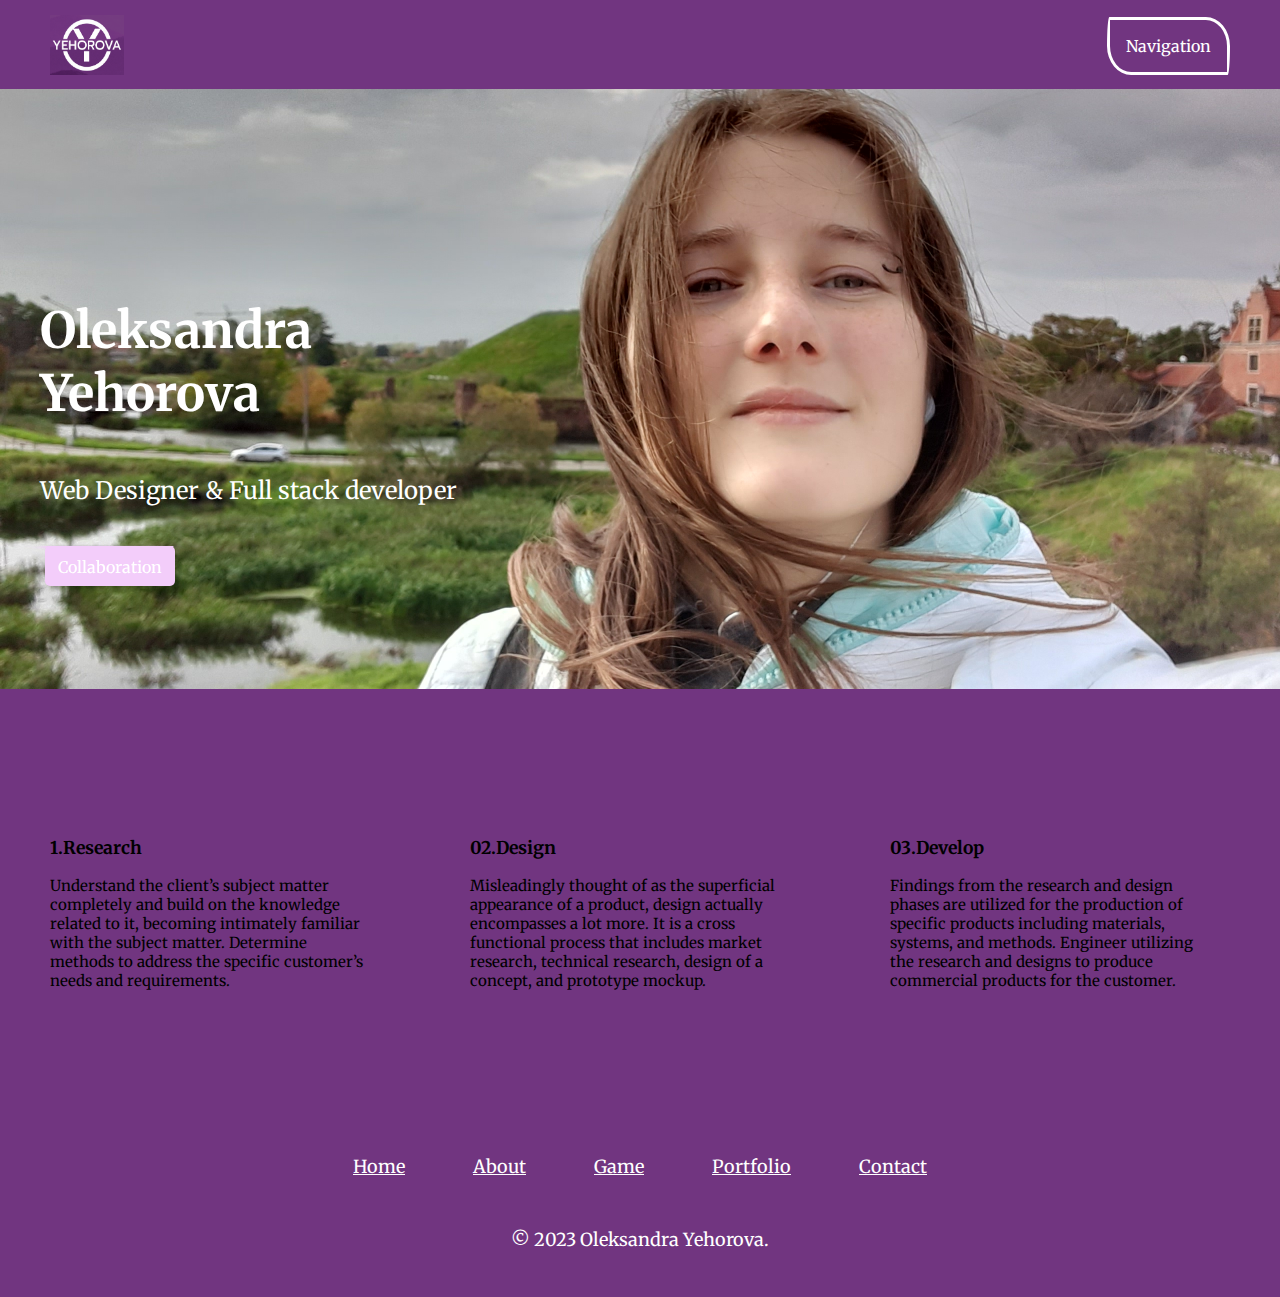
<file: index.html>
<!DOCTYPE html>
<html lang="en">


<head>
    <meta charset="UTF-8">
    <meta name="viewport" content="width=device-width, initial-scale=1.0">
    <title>Yehorova Aleksandra portfolio site</title>
    <link href="index.css" rel="stylesheet">
    <link rel="preconnect" href="https://fonts.googleapis.com">
<link rel="preconnect" href="https://fonts.gstatic.com" crossorigin>
<link href="https://fonts.googleapis.com/css2?family=Chakra+Petch&family=Merriweather&display=swap" rel="stylesheet">
</head>

<body>

    <nav>
        <a href="index.html">
      <img src="img/logo1.png" alt="Yehorova logo" class="logo">
    </a>
    <div class="dropdown">
      <button class="dropbtn">Navigation</button>
          <div class="dropdown-content">
            <a href="index.html">Home</a>
            <a href="about.html">About</a>
            <a href="game.html">Game</a>
            <a href="portfolio.html">Portfolio</a>
            <a href="contact.html">Contact</a>
          </div>
        </div>
      </nav>



    <!-- Promo-block -->
    <section class="promo-block">
        <div class="promo-content">
            <h1>Oleksandra <br> Yehorova</h1>
            <p>Web Designer &amp; Full stack developer</p>
            <a href="contact.html" class="custom-btn btn-12"><span>Click me!</span><span>Сollaboration</span></a>
        </div>
    </section>
    <!-- End Promo-block -->

    <div class="row">
        <div class="column">
            <h3>1.Research</h3>
            <p>Understand the client’s subject matter completely and build on the knowledge related to it, becoming intimately familiar with the subject matter. Determine methods to address the specific customer’s needs and requirements.</p>
        </div>
        <div class="column">
            <h3>02.Design</h3>
            <p>Misleadingly thought of as the superficial appearance of a product, design actually encompasses a lot more. It is a cross functional process that includes market research, technical research, design of a concept, and prototype mockup.</p>
        </div>
        <div class="column">
            <h3>03.Develop</h3>
            <p>Findings from the research and design phases are utilized for the production of specific products including materials, systems, and methods. Engineer utilizing the research and designs to produce commercial products for the customer.</p>
        </div>
      </div>

    <!-- Footer -->
    <footer class="footer">
        <div class="container">
            <div class="footer-nav">
                <ul>
                    <li><a href="index.html">Home</a></li>
                    <li><a href="about.html">About</a></li>
                    <li><a href="game.html">Game</a></li>
                    <li><a href="portfolio.html">Portfolio</a></li>
                    <li><a href="contact.html">Contact</a></li>
                </ul>
                <p class="copyright">
                    © 2023 Oleksandra Yehorova.
                </p>
            </div>
        </div>
    </footer>
    
</body>
</html>
</file>
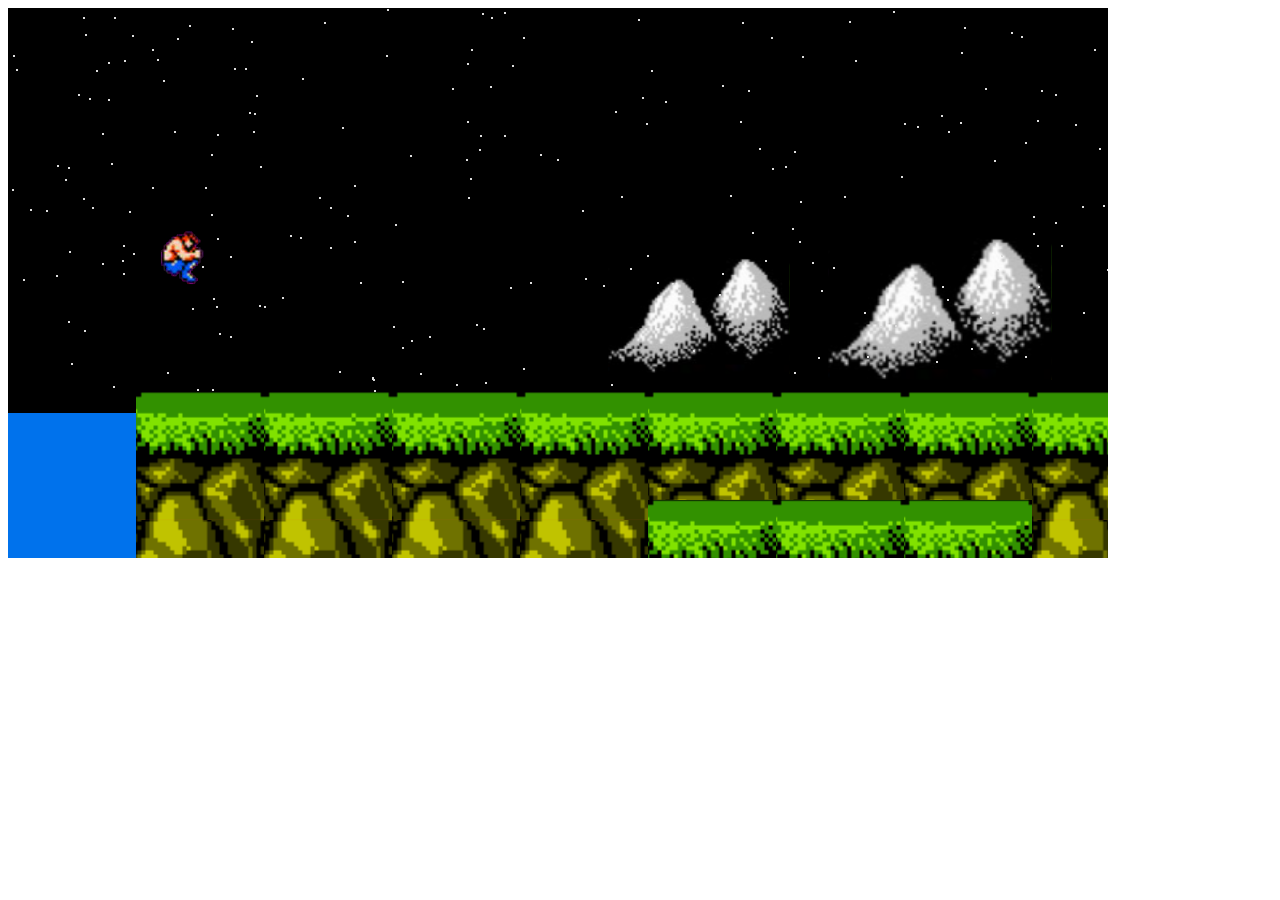
<file: gameing/game1/index.html>
<!DOCTYPE html>
<html lang="en">
<head>
    <meta charset="UTF-8">
    <meta name="viewport" content="width=device-width, initial-scale=1.0">
    <title>Fight</title>
</head>
<body>
    <script src="src/index.js" type="module"></script>
</body>
</html>
</file>
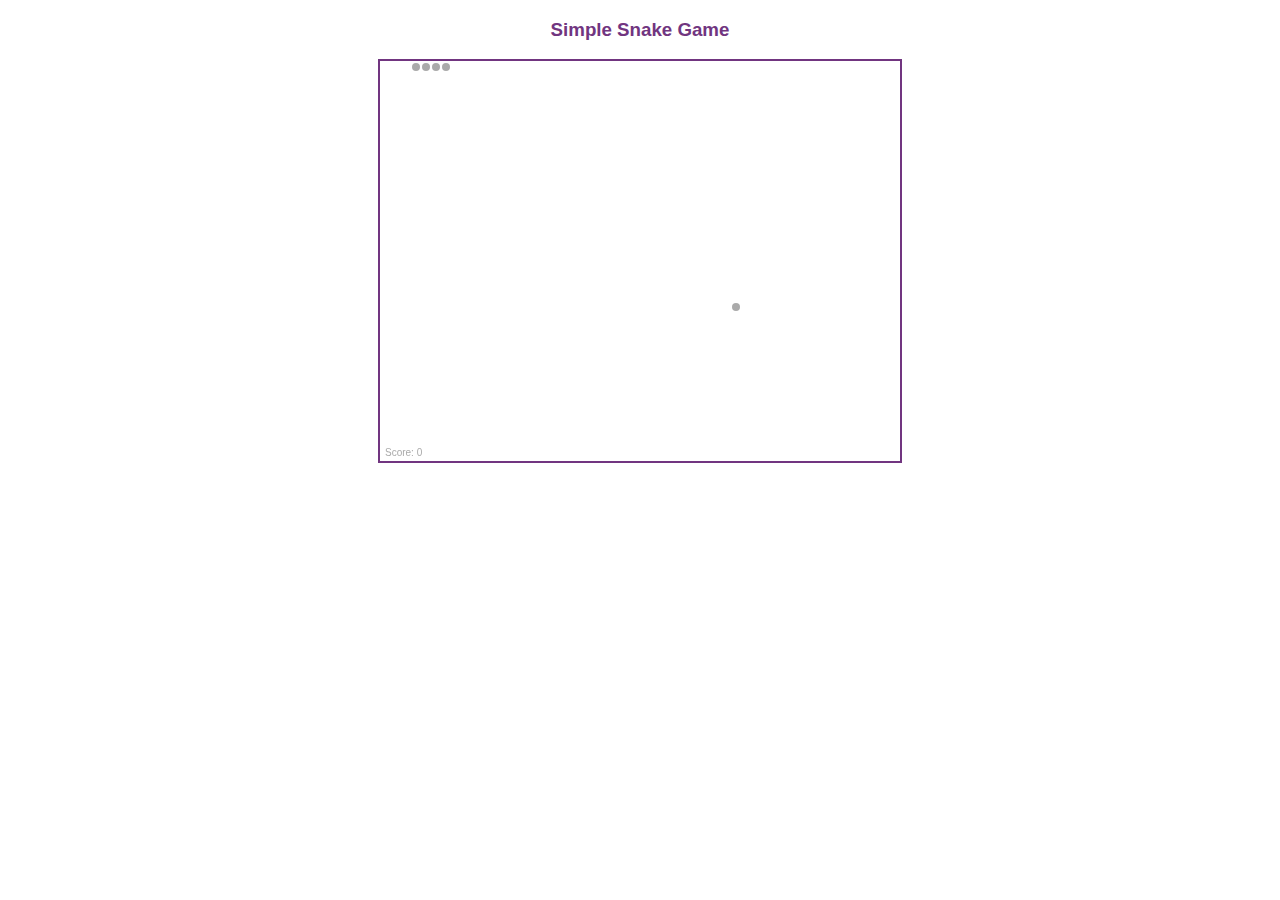
<file: gameing/game2/index.html>
<!DOCTYPE html>
<html lang="en">
<head>
    <meta charset="UTF-8">
    <meta name="viewport" content="width=device-width, initial-scale=1.0">
    <title>Snake</title>
    <link href="index.css" rel="stylesheet">
</head>
<body>
    <h3>Simple Snake Game</h3>
<canvas id="stage" height="400" width="520"></canvas>
    <script src="index.js" type="module"></script>
</body>
</html>
</file>
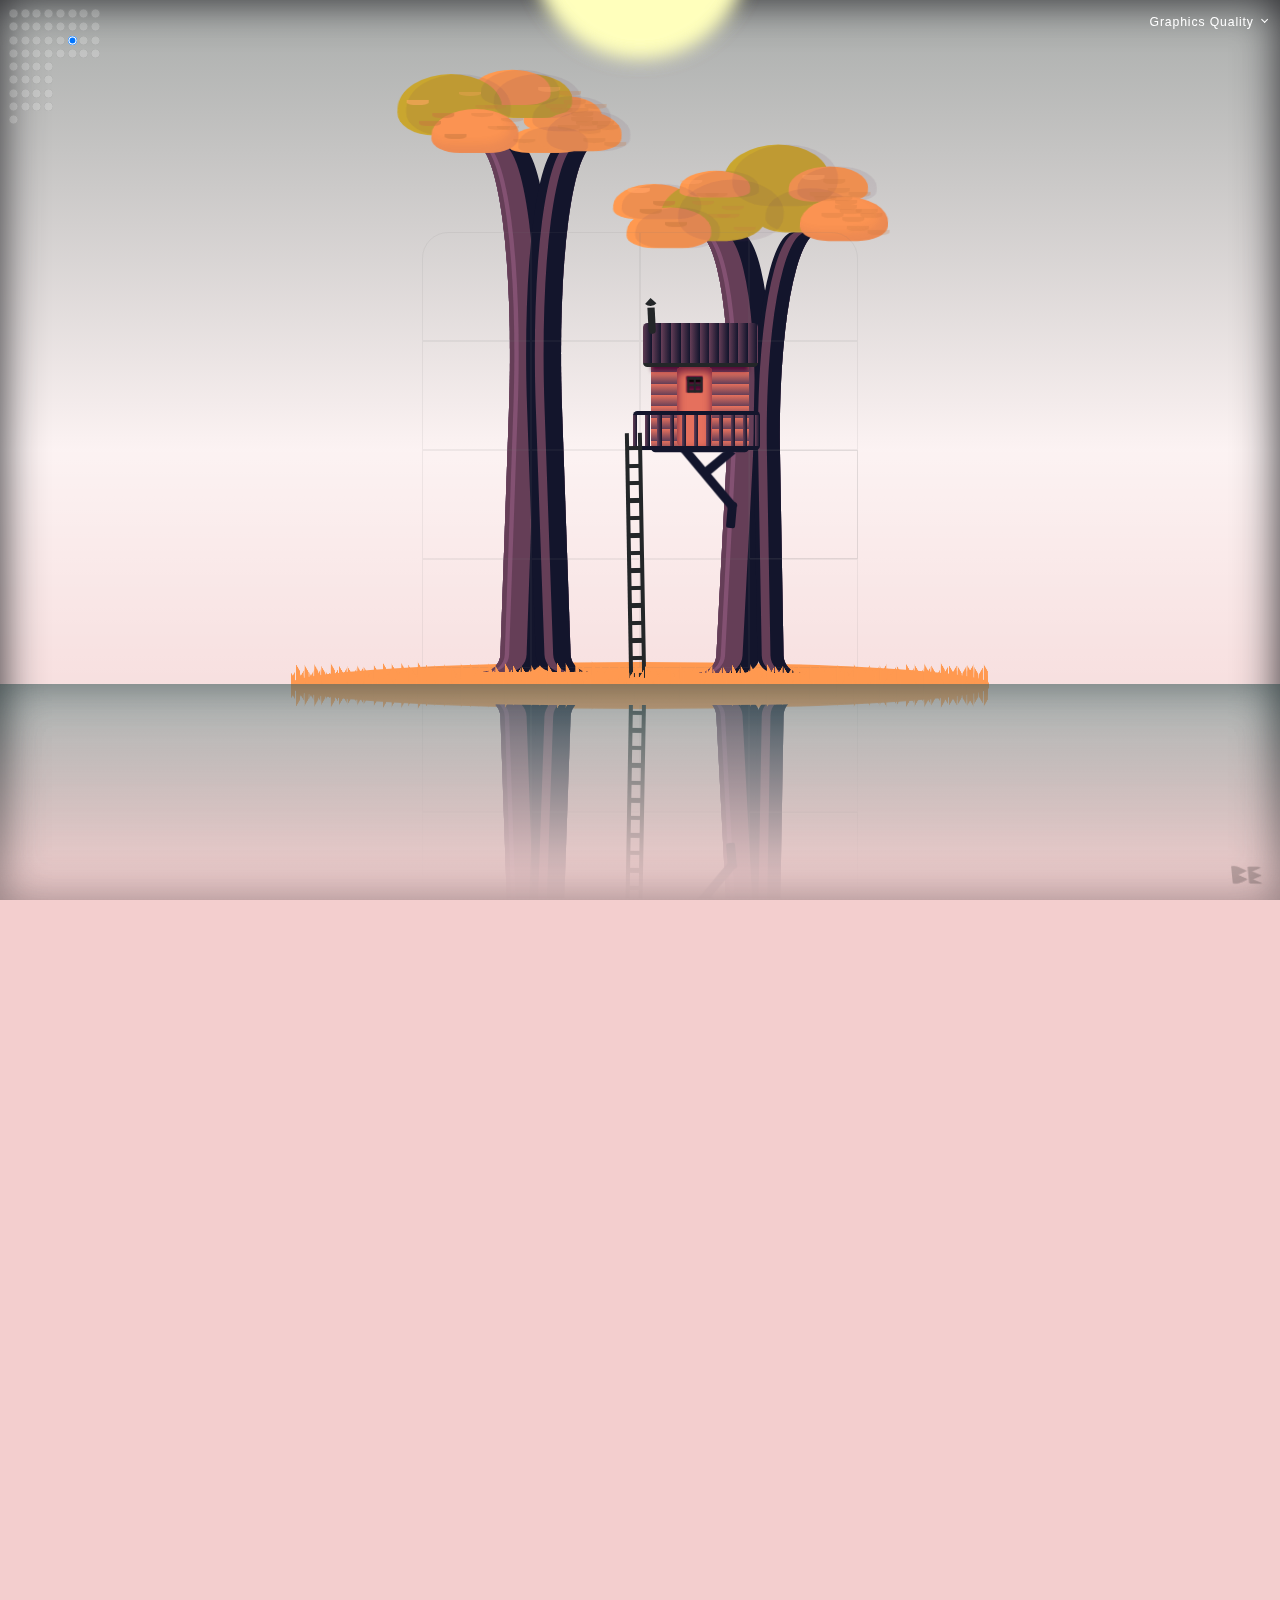
<file: gameing/game3/index.html>
<!DOCTYPE html>
<html lang="en">
<head>
    <meta charset="UTF-8">
    <meta name="viewport" content="width=device-width, initial-scale=1.0">
    <title>House</title>
    <link href="index.css" rel="stylesheet">
</head>
<body>
    <input type="checkbox" id="gfxmenu" />
    <input type="radio" name="gfx" id="good" checked />
    <input type="radio" name="gfx" id="poor" />
    <x id="graphics">
      <label class="gfx" for="gfxmenu">Graphics Quality</label>
      <label class="gfx" for="good">Very Pretty</label>
      <label class="gfx" for="poor">Quite Pretty</label>
    </x>
    
    <sky><time>
        <sun></sun>
      </time></sky>
    <stars><i></i></stars>
    
    <sunset></sunset>
    <colour>
    
      <input type="radio" name="r23" id="cb23" class="hs house row4 col1" />
      <input type="radio" name="r23" id="cb23s" class="hs shed row4 col1" />
      <input type="radio" name="r24" id="cb24" class="hs house row4 col2" />
      <input type="radio" name="r24" id="cb24s" class="hs shed row4 col2" />
      <input type="radio" name="r25" id="cb25" class="hs house row4 col3" />
      <input type="radio" name="r23" id="cb25s" class="hs shed row4 col3" />
      <input type="radio" name="r26" id="cb26" class="hs house row4 col4" />
      <input type="radio" name="r26" id="cb26s" class="hs shed row4 col4" />
      <br />
      <input type="radio" name="r19" id="cb19" class="hs house row3 col1" />
      <input type="radio" name="r19" id="cb19s" class="hs shed row3 col1" />
      <input type="radio" name="r20" id="cb20" class="hs house row3 col2" />
      <input type="radio" name="r20" id="cb20s" class="hs shed row3 col2" />
      <input type="radio" name="r21" id="cb21" class="hs house row3 col3" />
      <input type="radio" name="r21" id="cb21s" class="hs shed row3 col3" />
      <input type="radio" name="r22" id="cb22" class="hs house row3 col4" />
      <input type="radio" name="r22" id="cb22s" class="hs shed row3 col4" />
      <br />
      <input type="radio" name="r15" id="cb15" class="hs house row2 col1" />
      <input type="radio" name="r15" id="cb15s" class="hs shed row2 col1" />
      <input type="radio" name="r16" id="cb16" class="hs house row2 col2" />
      <input type="radio" name="r16" id="cb16s" class="hs shed row2 col2" />
      <input type="radio" name="r17" id="cb17" class="hs house row2 col3" />
      <input type="radio" name="r17" id="cb17s" class="hs shed row2 col3" checked />
      <input type="radio" name="r18" id="cb18" class="hs house row2 col4" />
      <input type="radio" name="r18" id="cb18s" class="hs shed row2 col4" />
      <br />
      <input type="radio" name="r11" id="cb11" class="hs house row1 col1" />
      <input type="radio" name="r11" id="cb11s" class="hs shed row1 col1" />
      <input type="radio" name="r12" id="cb12" class="hs house row1 col2" />
      <input type="radio" name="r12" id="cb12s" class="hs shed row1 col2" />
      <input type="radio" name="r13" id="cb13" class="hs house row1 col3" />
      <input type="radio" name="r13" id="cb13s" class="hs shed row1 col3" />
      <input type="radio" name="r14" id="cb14" class="hs house row1 col4" />
      <input type="radio" name="r14" id="cb14s" class="hs shed row1 col4" />
      <br />
    
      <input type="radio" name="r23" id="ncb23" class="row4 col1" title="ncb23" />
      <input type="radio" name="r24" id="ncb24" class="row4 col2" title="ncb24" />
      <input type="radio" name="r25" id="ncb25" class="row4 col3" title="ncb25" />
      <input type="radio" name="r26" id="ncb26" class="row4 col4" title="ncb26" />
      <br />
      <input type="radio" name="r19" id="ncb19" class="row3 col1" title="ncb19" />
      <input type="radio" name="r20" id="ncb20" class="row3 col2" title="ncb20" />
      <input type="radio" name="r21" id="ncb21" class="row3 col3" title="ncb21" />
      <input type="radio" name="r22" id="ncb22" class="row3 col4" title="ncb22" />
      <br />
      <input type="radio" name="r15" id="ncb15" class="row2 col1" title="ncb15" />
      <input type="radio" name="r16" id="ncb16" class="row2 col2" title="ncb16" />
      <input type="radio" name="r17" id="ncb17" class="row2 col3" title="ncb17" />
      <input type="radio" name="r18" id="ncb18" class="row2 col4" title="ncb18" />
      <br />
      <input type="radio" name="r11" id="ncb11" class="row1 col1" title="ncb11" />
      <input type="radio" name="r12" id="ncb12" class="row1 col2" title="ncb12" />
      <input type="radio" name="r13" id="ncb13" class="row1 col3" title="ncb13" />
      <input type="radio" name="r14" id="ncb14" class="row1 col4" title="ncb14" />
      <br />
      <input type="radio" id="done" />
    
      <div class="lh">
        <light></light>
      </div>
      <div>
        <div class="main">
          <island></island>
    
          <tree><i></i><i></i></tree>
          <tree><i></i><i></i></tree>
    
          <shed>
            <label class="row1 col1 shedlabel" for="ncb11" title="Tap to build"><i></i><i></i><i></i><i></i><i></i></label>
            <label class="row1 col2 shedlabel" for="ncb12" title="Tap to build"><i></i><i></i><i></i><i></i><i></i></label>
            <label class="row1 col3 shedlabel" for="ncb13" title="Tap to build"><i></i><i></i><i></i><i></i><i></i></label>
            <label class="row1 col4 shedlabel" for="ncb14" title="Tap to build"><i></i><i></i><i></i><i></i><i></i></label>
    
            <label class="row2 col1 shedlabel" for="ncb15" title="Tap to build"><i></i><i></i><i></i><i></i><i></i></label>
            <label class="row2 col2 shedlabel" for="ncb16" title="Tap to build"><i></i><i></i><i></i><i></i><i></i></label>
            <label class="row2 col3 shedlabel" for="ncb17" title="Tap to build"><i></i><i></i><i></i><i></i><i></i></label>
            <label class="row2 col4 shedlabel" for="ncb18" title="Tap to build"><i></i><i></i><i></i><i></i><i></i></label>
    
            <label class="row3 col1 shedlabel" for="ncb19" title="Tap to build"><i></i><i></i><i></i><i></i><i></i></label>
            <label class="row3 col2 shedlabel" for="ncb20" title="Tap to build"><i></i><i></i><i></i><i></i><i></i></label>
            <label class="row3 col3 shedlabel" for="ncb21" title="Tap to build"><i></i><i></i><i></i><i></i><i></i></label>
            <label class="row3 col4 shedlabel" for="ncb22" title="Tap to build"><i></i><i></i><i></i><i></i><i></i></label>
          </shed>
    
          <house>
    
            <label class="row1 col1 houselabel" for="ncb11" title="Tap to build"><i></i><i></i><i></i><i></i><i></i></label>
            <label class="row1 col2 houselabel" for="ncb12" title="Tap to build"><i></i><i></i><i></i><i></i><i></i></label>
            <label class="row1 col3 houselabel" for="ncb13" title="Tap to build"><i></i><i></i><i></i><i></i><i></i></label>
            <label class="row1 col4 houselabel" for="ncb14" title="Tap to build"><i></i><i></i><i></i><i></i><i></i></label>
    
            <label class="row2 col1 houselabel" for="ncb15" title="Tap to build"><i></i><i></i><i></i><i></i><i></i></label>
            <label class="row2 col2 houselabel" for="ncb16" title="Tap to build"><i></i><i></i><i></i><i></i><i></i></label>
            <label class="row2 col3 houselabel" for="ncb17" title="Tap to build"><i></i><i></i><i></i><i></i><i></i></label>
            <label class="row2 col4 houselabel" for="ncb18" title="Tap to build"><i></i><i></i><i></i><i></i><i></i></label>
    
            <label class="row3 col1 houselabel" for="ncb19" title="Tap to build"><i></i><i></i><i></i><i></i><i></i></label>
            <label class="row3 col2 houselabel" for="ncb20" title="Tap to build"><i></i><i></i><i></i><i></i><i></i></label>
            <label class="row3 col3 houselabel" for="ncb21" title="Tap to build"><i></i><i></i><i></i><i></i><i></i></label>
            <label class="row3 col4 houselabel" for="ncb22" title="Tap to build"><i></i><i></i><i></i><i></i><i></i></label>
    
            <label class="row4 col1 houselabel" for="ncb23" title="Tap to build"><i></i><i></i><i></i><i></i></label>
            <label class="row4 col2 houselabel" for="ncb24" title="Tap to build"><i></i><i></i><i></i><i></i></label>
            <label class="row4 col3 houselabel" for="ncb25" title="Tap to build"><i></i><i></i><i></i><i></i></label>
            <label class="row4 col4 houselabel" for="ncb26" title="Tap to build"><i></i><i></i><i></i><i></i></label>
          </house>
    
          <hbtn>
    
            <label class="row1 col1 buttons" for="cb11" title="Tap to build"></label>
            <label class="row1 col2 buttons" for="cb12" title="Tap to build"></label>
            <label class="row1 col3 buttons" for="cb13" title="Tap to build"></label>
            <label class="row1 col4 buttons" for="cb14" title="Tap to build"></label>
    
            <label class="row2 col1 buttons" for="cb15" title="Tap to build"></label>
            <label class="row2 col2 buttons" for="cb16" title="Tap to build"></label>
            <label class="row2 col3 buttons" for="cb17" title="Tap to build"></label>
            <label class="row2 col4 buttons" for="cb18" title="Tap to build"></label>
    
            <label class="row3 col1 buttons" for="cb19" title="Tap to build"></label>
            <label class="row3 col2 buttons" for="cb20" title="Tap to build"></label>
            <label class="row3 col3 buttons" for="cb21" title="Tap to build"></label>
            <label class="row3 col4 buttons" for="cb22" title="Tap to build"></label>
    
            <label class="row4 col1 buttons" for="cb23" title="Tap to build"></label>
            <label class="row4 col2 buttons" for="cb24" title="Tap to build"></label>
            <label class="row4 col3 buttons" for="cb25" title="Tap to build"></label>
            <label class="row4 col4 buttons" for="cb26" title="Tap to build"></label>
          </hbtn>
    
          <sbtn>
    
            <label class="row1 col1 buttons" for="cb11s" title="Tap to build"></label>
            <label class="row1 col2 buttons" for="cb12s" title="Tap to build"></label>
            <label class="row1 col3 buttons" for="cb13s" title="Tap to build"></label>
            <label class="row1 col4 buttons" for="cb14s" title="Tap to build"></label>
    
            <label class="row2 col1 buttons" for="cb15s" title="Tap to build"></label>
            <label class="row2 col2 buttons" for="cb16s" title="Tap to build"></label>
            <label class="row2 col3 buttons" for="cb17s" title="Tap to build"></label>
            <label class="row2 col4 buttons" for="cb18s" title="Tap to build"></label>
    
            <label class="row3 col1 buttons" for="cb19s" title="Tap to build"></label>
            <label class="row3 col2 buttons" for="cb20s" title="Tap to build"></label>
            <label class="row3 col3 buttons" for="cb21s" title="Tap to build"></label>
            <label class="row3 col4 buttons" for="cb22s" title="Tap to build"></label>
          </sbtn>
          <grass></grass>
        </div>
      </div>
      <water><i></i></water>
    
      <div class="lh">
        <lens></lens>
      </div>
    
      <text>
        <welldone>
          <label for="done">✕</label>
          <p>NICE ONE!</p>
          <p>You built a lighthouse before nightfall!</p>
          <p>The ships and islanders are safe!</p>
        </welldone>
      </text>
      <text>
        <gameover>
          <label for="done">✕</label>
          <p>GAME OVER!</p>
          <p>I'm afraid I have some very bad news...</p>
          <p>A ship has crashed into your beautiful island.</p>
          <p>Everybody is dead!</p>
          <p>Soz! You should build a lighthouse.</p>
          <a href="" title="Try Again">Try Again</a>
        </gameover>
      </text>
    </colour>
    <div class="ss">
      <lens></lens>
    </div>
    <sig><i></i></sig>
  
</body>
</html>
</file>
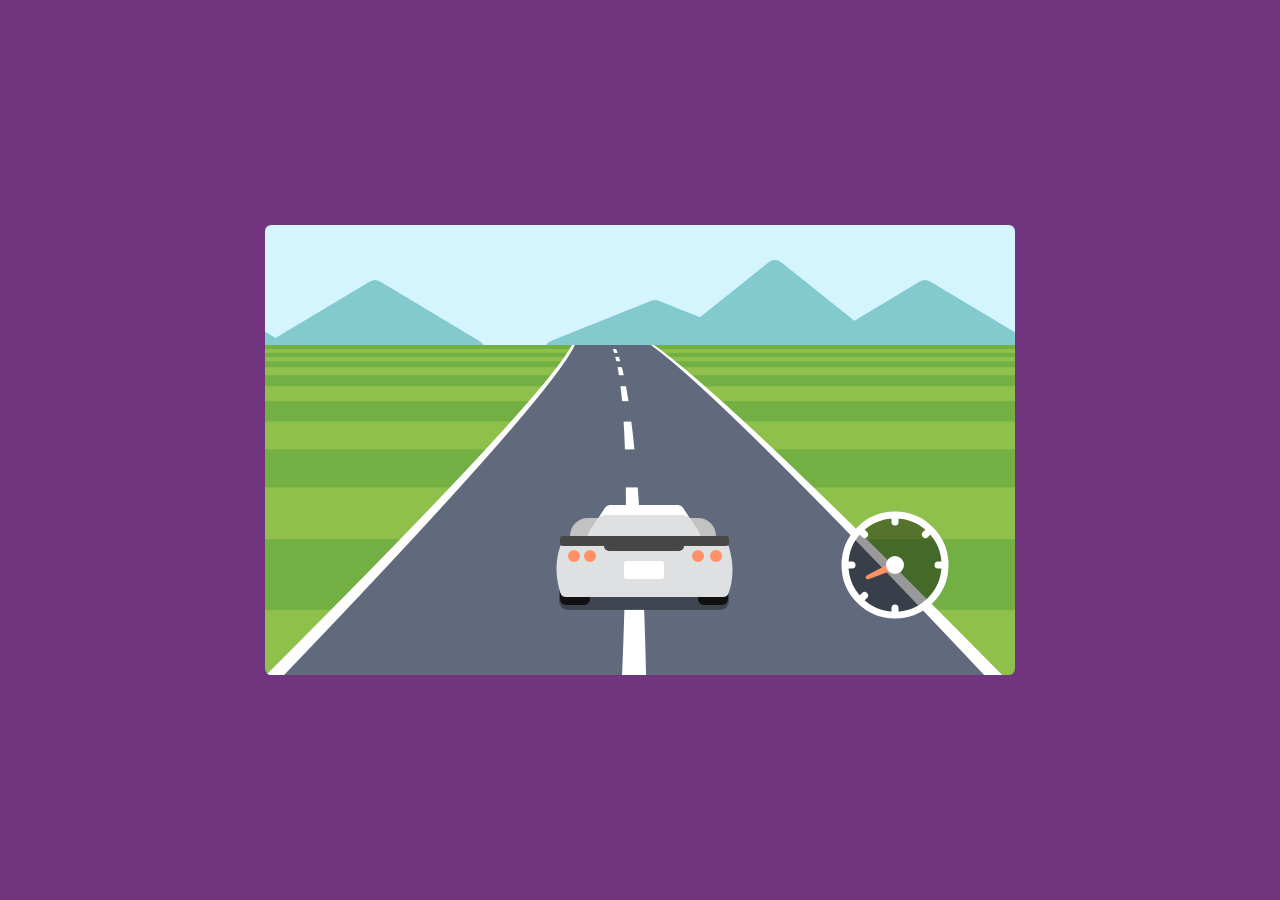
<file: gameing/game4/index.html>
<!DOCTYPE html>
<html lang="en">
<head>
    <meta charset="UTF-8">
    <meta name="viewport" content="width=device-width, initial-scale=1.0">
    <title>Car</title>
    <link href="index.css" rel="stylesheet">
</head>
<body>
    
<canvas id="stage" height="450" width="750"></canvas>
    <script src="index.js" type="module"></script>
</body>
</html>
</file>
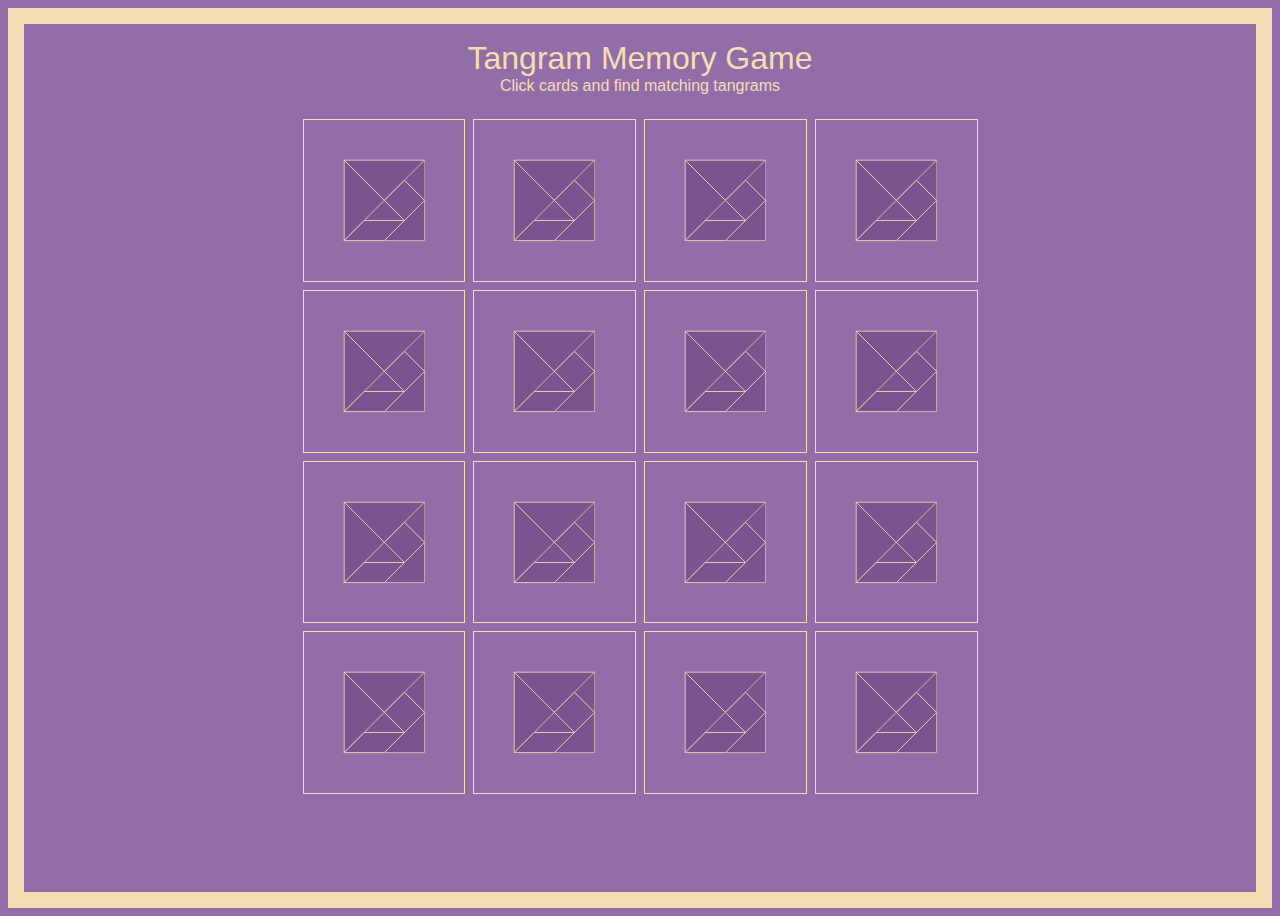
<file: gameing/game5/index.html>
<!DOCTYPE html>
<html lang="en">
<head>
    <meta charset="UTF-8">
    <meta name="viewport" content="width=device-width, initial-scale=1.0">
    <title>Tangram</title>
    <link href="index.css" rel="stylesheet">
</head>
<body>
    <h1>Tangram Memory Game</h1>
<p>Click cards and find matching tangrams</p>
<div class="board" id="tangramgrid"></div>
<svg style="display:none" viewBox="0 0 100 100">
  <defs>
    <polygon id="tangram1" points="0 0, 50 50, 0 100" />
    <polygon id="tangram2" points="50 50, 75 25, 100 50, 75 75" />
    <polygon id="tangram3" points="0 100, 25 75, 75 75, 50 100"/>
  </defs>
</svg>
    <script src="index.js" type="module"></script>
</body>
</html>
</file>
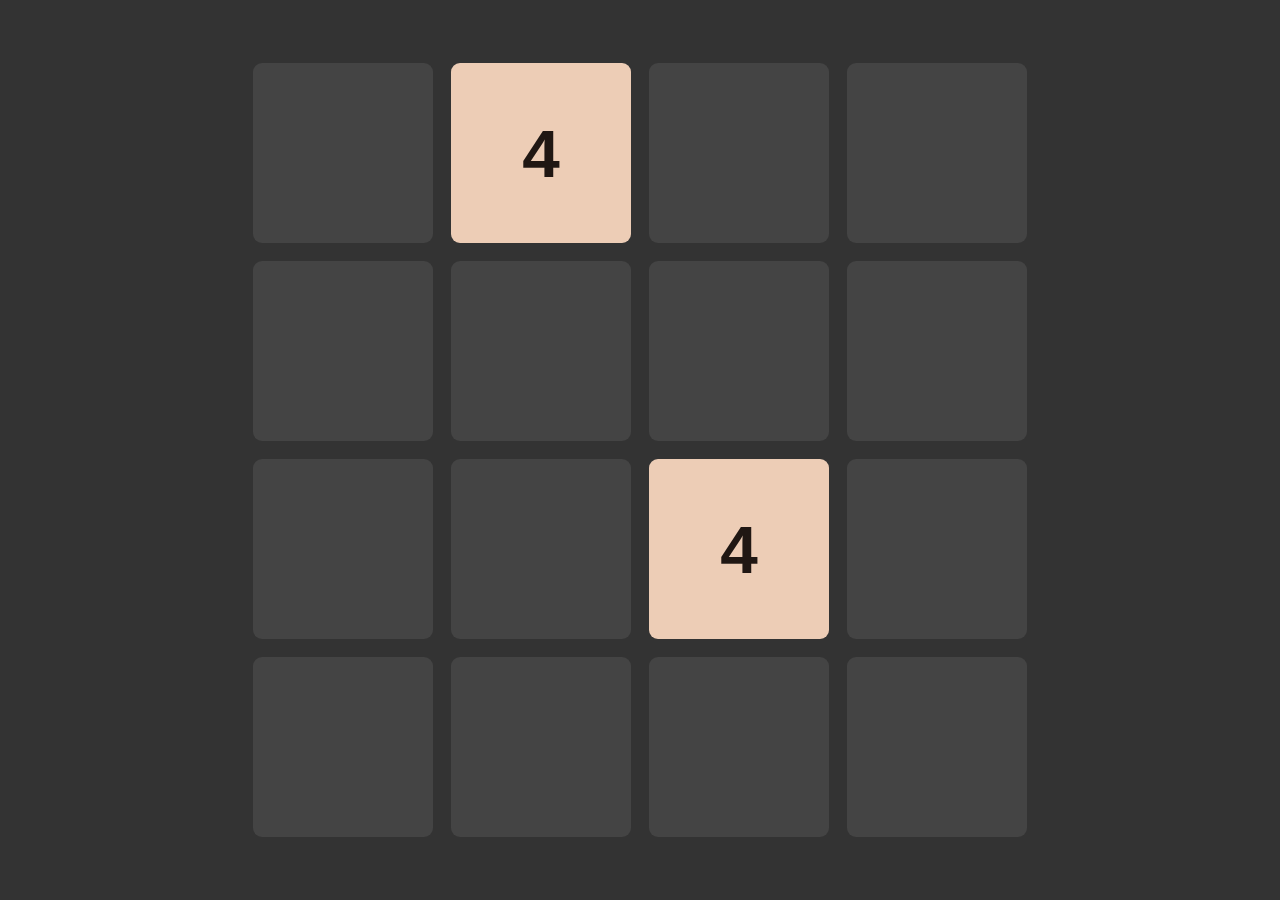
<file: gameing/game7/index.html>
<!DOCTYPE html>
<html lang="en">

<head>
  <meta charset="UTF-8">
  <meta name="viewport" content="width=device-width, initial-scale=1.0">
  <link type="Image/x-icon" href="./favicon.ico" rel="icon">
  <title>2048</title>
  <link rel="stylesheet" href="style.css">
  <script src="script.js" type="module"></script>
</head>

<body>
  <div id="game-board">
  </div>
</body>

</html>
</file>
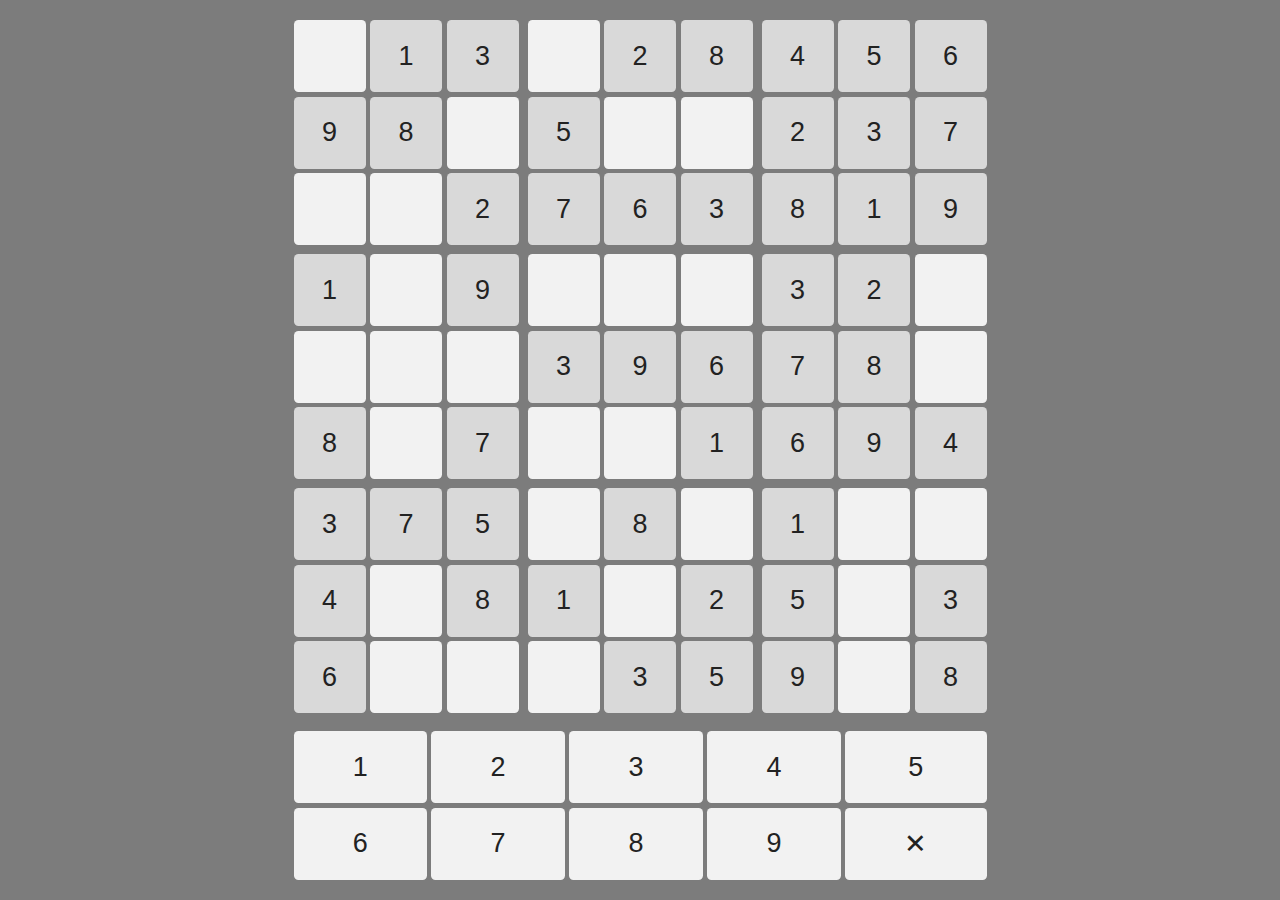
<file: gameing/game8/index.html>
<!DOCTYPE html>
<html lang="en">

<head>
    <meta charset="UTF-8">
    <meta http-equiv="X-UA-Compatible" content="IE=edge">
    <meta name="viewport" content="width=device-width, initial-scale=1.0">
    <link type="Image/x-icon" href="./favicon.ico" rel="icon">
    <title>Sudoku</title>
    <link rel="stylesheet" href="style.css">
    <script src="script.js" type="module"></script>
</head>

<body>
    <div class="wrap">
        <div class="grid">
            <div class="cell"></div>
            <div class="cell"></div>
            <div class="cell"></div>
            <div class="cell"></div>
            <div class="cell"></div>
            <div class="cell"></div>
            <div class="cell"></div>
            <div class="cell"></div>
            <div class="cell"></div>
            <div class="cell"></div>
            <div class="cell"></div>
            <div class="cell"></div>
            <div class="cell"></div>
            <div class="cell"></div>
            <div class="cell"></div>
            <div class="cell"></div>
            <div class="cell"></div>
            <div class="cell"></div>
            <div class="cell"></div>
            <div class="cell"></div>
            <div class="cell"></div>
            <div class="cell"></div>
            <div class="cell"></div>
            <div class="cell"></div>
            <div class="cell"></div>
            <div class="cell"></div>
            <div class="cell"></div>
            <div class="cell"></div>
            <div class="cell"></div>
            <div class="cell"></div>
            <div class="cell"></div>
            <div class="cell"></div>
            <div class="cell"></div>
            <div class="cell"></div>
            <div class="cell"></div>
            <div class="cell"></div>
            <div class="cell"></div>
            <div class="cell"></div>
            <div class="cell"></div>
            <div class="cell"></div>
            <div class="cell"></div>
            <div class="cell"></div>
            <div class="cell"></div>
            <div class="cell"></div>
            <div class="cell"></div>
            <div class="cell"></div>
            <div class="cell"></div>
            <div class="cell"></div>
            <div class="cell"></div>
            <div class="cell"></div>
            <div class="cell"></div>
            <div class="cell"></div>
            <div class="cell"></div>
            <div class="cell"></div>
            <div class="cell"></div>
            <div class="cell"></div>
            <div class="cell"></div>
            <div class="cell"></div>
            <div class="cell"></div>
            <div class="cell"></div>
            <div class="cell"></div>
            <div class="cell"></div>
            <div class="cell"></div>
            <div class="cell"></div>
            <div class="cell"></div>
            <div class="cell"></div>
            <div class="cell"></div>
            <div class="cell"></div>
            <div class="cell"></div>
            <div class="cell"></div>
            <div class="cell"></div>
            <div class="cell"></div>
            <div class="cell"></div>
            <div class="cell"></div>
            <div class="cell"></div>
            <div class="cell"></div>
            <div class="cell"></div>
            <div class="cell"></div>
            <div class="cell"></div>
            <div class="cell"></div>
            <div class="cell"></div>
        </div>

        <div class="numbers">
            <div class="number">1</div>
            <div class="number">2</div>
            <div class="number">3</div>
            <div class="number">4</div>
            <div class="number">5</div>
            <div class="number">6</div>
            <div class="number">7</div>
            <div class="number">8</div>
            <div class="number">9</div>
            <div class="remove">✕</div>
        </div>
    </div>
</body>

</html>
</file>
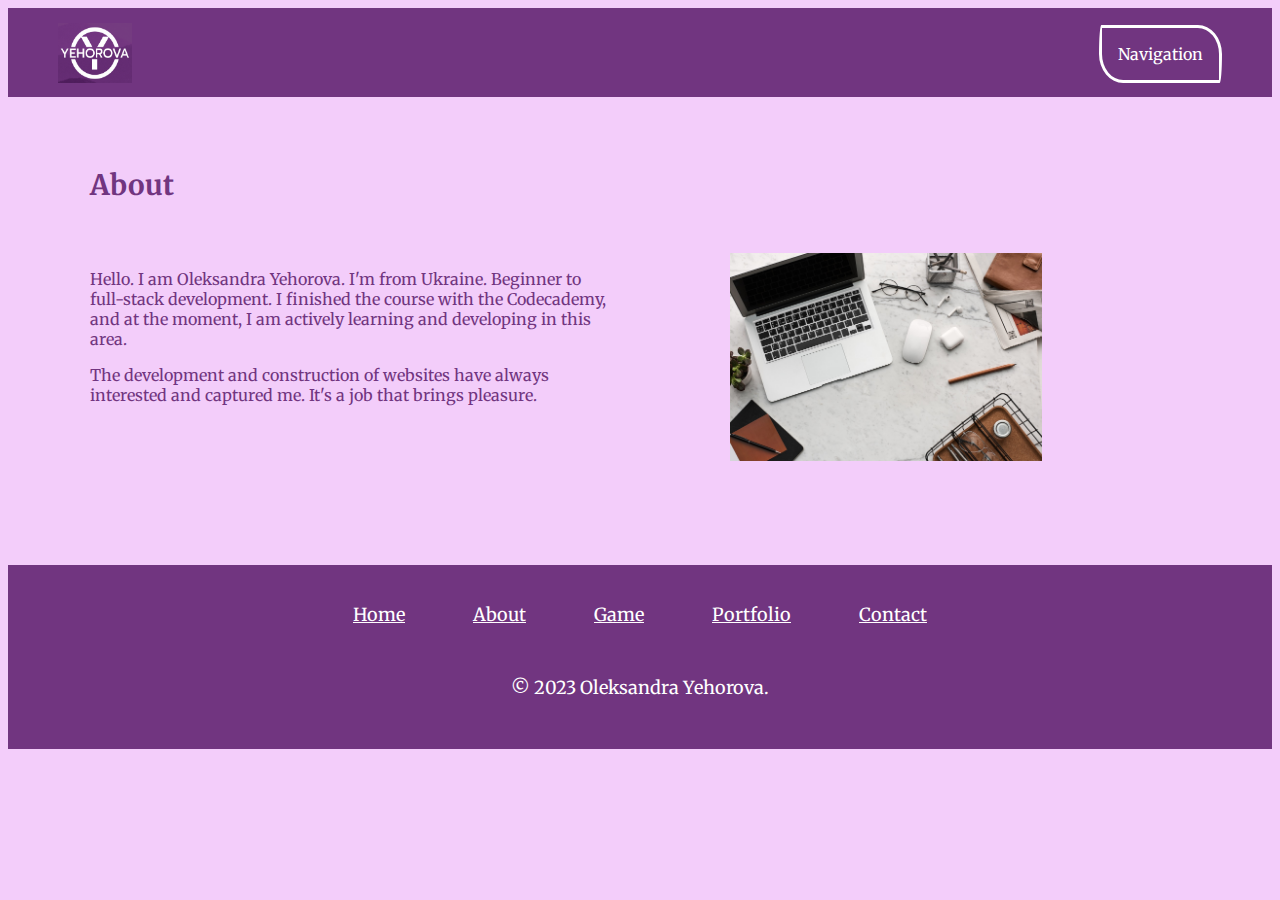
<file: about.html>
<!DOCTYPE html>
<html lang="en">


<head>
    <meta charset="UTF-8">
    <meta name="viewport" content="width=device-width, initial-scale=1.0">
    <title>Yehorova Aleksandra portfolio site</title>
    <link rel="preconnect" href="https://fonts.googleapis.com">
<link rel="preconnect" href="https://fonts.gstatic.com" crossorigin>
<link href="https://fonts.googleapis.com/css2?family=Chakra+Petch&family=Merriweather&display=swap" rel="stylesheet">
    <link href="css/about.css" rel="stylesheet">
</head>

<body>
  <nav>
    <a href="index.html">
  <img src="img/logo1.png" alt="Yehorova logo" class="logo">
</a>
<div class="dropdown">
  <button class="dropbtn">Navigation</button>
      <div class="dropdown-content">
        <a href="index.html">Home</a>
        <a href="about.html">About</a>
        <a href="game.html">Game</a>
        <a href="portfolio.html">Portfolio</a>
        <a href="contact.html">Contact</a>
      </div>
    </div>
  </nav>
     
     <!-- About -->
     <div class="content-md container">
        <div class="row margin-b-20">
          <div class="col-sm-6">
            <h2>About</h2>
          </div>
        </div>
        <div class="row">
          <div class="column text-column">
            <p>Hello. I am Oleksandra Yehorova. I'm from Ukraine. Beginner to full-stack development. I finished the course with the Codecademy, and at the moment, I am actively learning and developing in this area.</p>
            <p>The development and construction of websites have always interested and captured me. It's a job that brings pleasure.</p>
          </div>
          <div class="column image-column">
            <img class="img-responsive" src="img/01.jpg" alt="MY Office">
          </div>
        </div>
    </div>
            
     <!-- end About -->

    <!-- Footer -->
    <footer class="footer">
        <div class="container">
            <div class="footer-nav">
                <ul>
                    <li><a href="index.html">Home</a></li>
                    <li><a href="about.html">About</a></li>
                    <li><a href="game.html">Game</a></li>
                    <li><a href="portfolio.html">Portfolio</a></li>
                    <li><a href="contact.html">Contact</a></li>
                </ul>
                <p class="copyright">
                    © 2023 Oleksandra Yehorova.
                </p>
            </div>
        </div>
    </footer>

    <script>
      const menuIcon = document.querySelector('.menu-icon');
      const mobileLinks = document.querySelector('.mobile-links');
  
      menuIcon.addEventListener('click', () => {
          mobileLinks.classList.toggle('show');
      });
  </script>
    
</body>
</html>
</file>
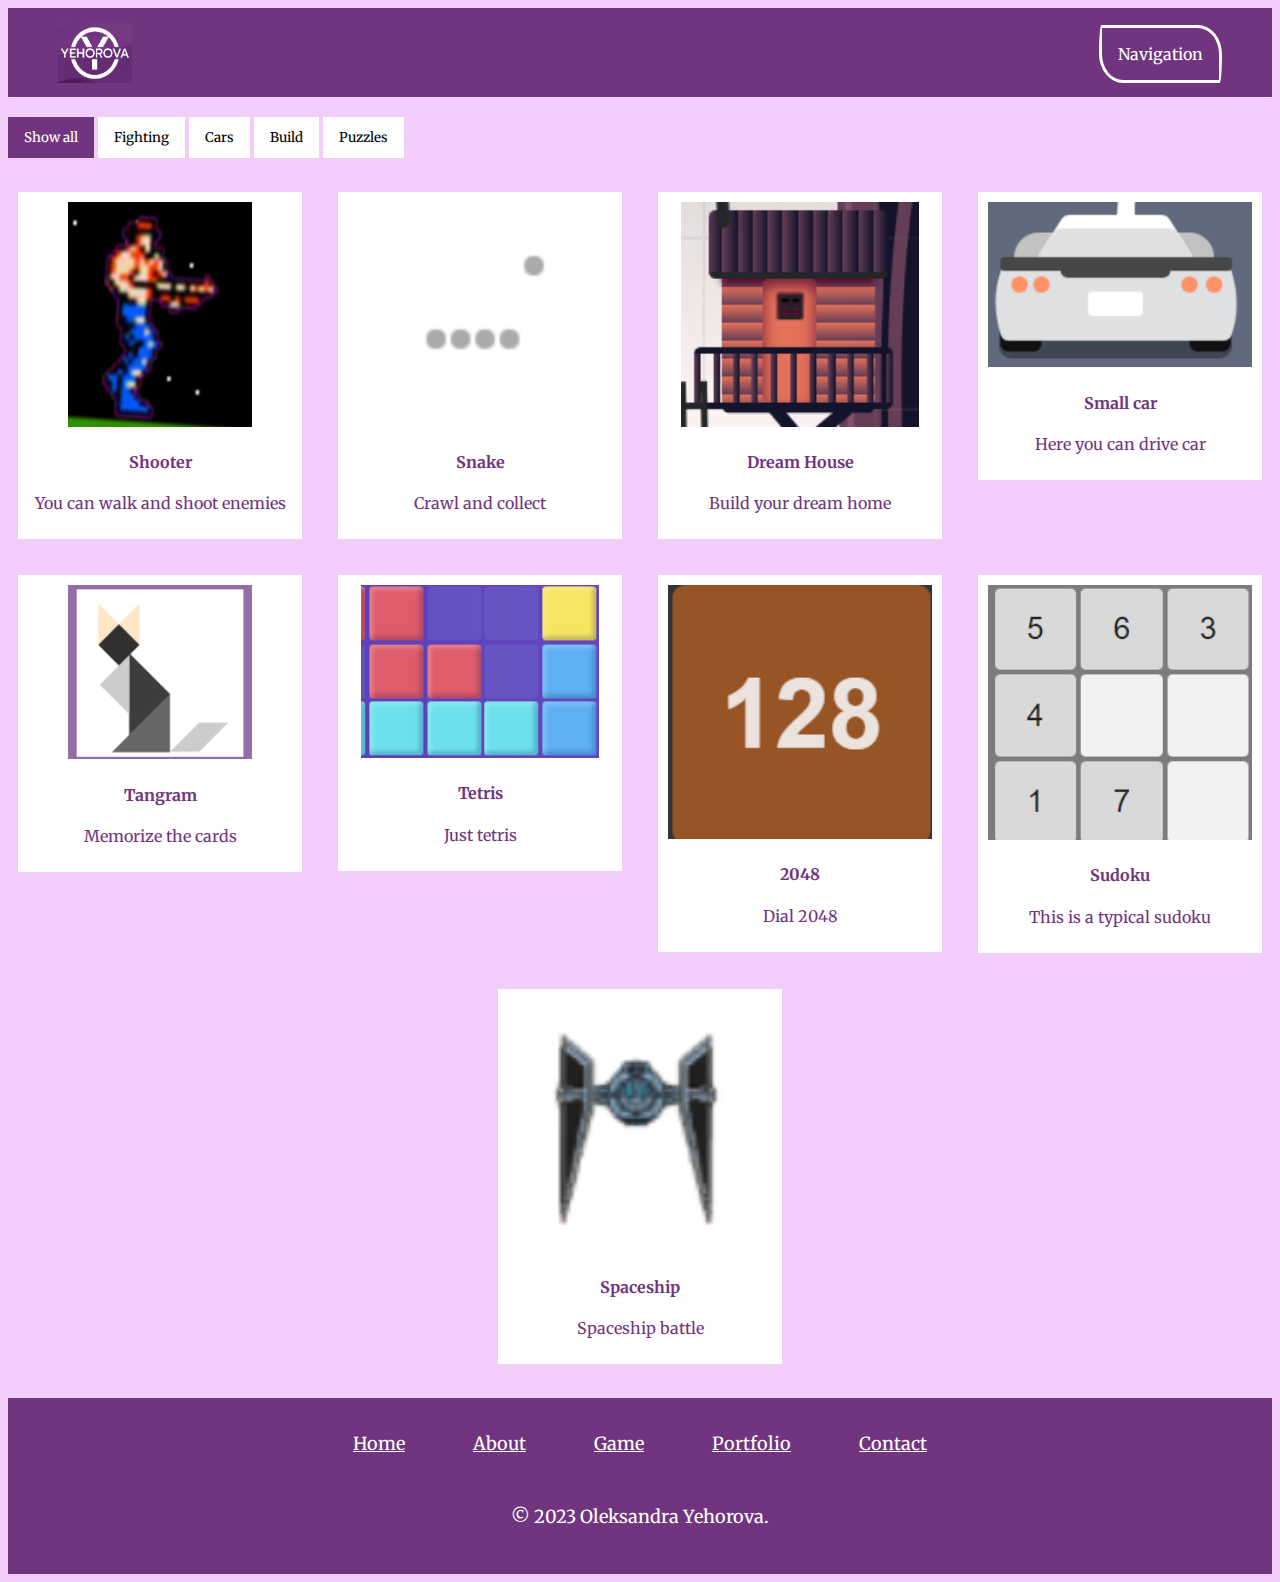
<file: game.html>
<!DOCTYPE html>
<html lang="en">


<head>
    <meta charset="UTF-8">
    <meta name="viewport" content="width=device-width, initial-scale=1.0">
    <title>Yehorova Aleksandra portfolio site</title>
    <link href="css/game.css" rel="stylesheet">
    <link rel="preconnect" href="https://fonts.googleapis.com">
<link rel="preconnect" href="https://fonts.gstatic.com" crossorigin>
<link href="https://fonts.googleapis.com/css2?family=Chakra+Petch&family=Merriweather&display=swap" rel="stylesheet">
</head>

<body>

  <nav>
    <a href="index.html">
  <img src="img/logo1.png" alt="Yehorova logo" class="logo">
</a>
<div class="dropdown">
  <button class="dropbtn">Navigation</button>
      <div class="dropdown-content">
        <a href="index.html">Home</a>
        <a href="about.html">About</a>
        <a href="game.html">Game</a>
        <a href="portfolio.html">Portfolio</a>
        <a href="contact.html">Contact</a>
      </div>
    </div>
  </nav>
     
     <!-- Game  -->

     <div id="myBtnContainer">
        <button class="btn active" onclick="filterSelection('all')"> Show all</button>
        <button class="btn" onclick="filterSelection('fighting')"> Fighting</button>
        <button class="btn" onclick="filterSelection('cars')"> Cars</button>
        <button class="btn" onclick="filterSelection('build')"> Build</button>
        <button class="btn" onclick="filterSelection('puzzles')"> Puzzles</button>
      </div> 

      <!-- Portfolio Gallery Grid -->
<div class="row">
    <div class="column fighting">
      <div class="content">
        <a href="gameing/game1/index.html">
        <img src="img/game img/01.png" alt="Shooter" style="width:70%"></a>
        <h4>Shooter</h4>
        <p>You can walk and shoot enemies</p>
      </div>
    </div>
    <div class="column puzzles">
      <div class="content">
        <a href="gameing/game2/index.html">
        <img src="img/game img/02.png" alt="Snake" style="width:100%"></a>
        <h4>Snake</h4>
        <p>Crawl and collect</p>
      </div>
    </div>
    <div class="column build">
      <div class="content">
        <a href="gameing/game3/index.html">
        <img src="img/game img/03.png" alt="House" style="width:90%"></a>
        <h4>Dream House</h4>
        <p>Build your dream home</p>
      </div>
    </div>
  
    <div class="column cars">
      <div class="content">
        <a href="gameing/game4/index.html">
        <img src="img/game img/04.png" alt="Car" style="width:100%"></a>
        <h4>Small car</h4>
        <p>Here you can drive car</p>
      </div>
    </div>
    <div class="column puzzles">
      <div class="content">
        <a href="gameing/game5/index.html">
        <img src="img/game img/05.png" alt="Tangram" style="width:70%"></a>
        <h4>Tangram</h4>
        <p>Memorize the cards</p>
      </div>
    </div>
    <div class="column build">
      <div class="content">
        <a href="gameing/game9/index.html">
        <img src="img/game img/09.png" alt="Tetris" style="width:90%"></a>
        <h4>Tetris</h4>
        <p>Just tetris</p>
      </div>
    </div>
  
    <div class="column puzzles">
      <div class="content">
        <a href="gameing/game7/index.html">
        <img src="img/game img/07.png" alt="2048" style="width:100%"></a>
        <h4>2048</h4>
        <p>Dial 2048</p>
      </div>
    </div>
    <div class="column puzzles">
      <div class="content">
        <a href="gameing/game8/index.html">
        <img src="img/game img/08.png" alt="Sudoku" style="width:100%"></a>
        <h4>Sudoku</h4>
        <p>This is a typical sudoku</p>
      </div>
    </div>
    <div class="column fighting">
      <div class="content">
        <a href="gameing/game6/index.html">
        <img src="img/game img/06.png" alt="Spaceship" style="width: 77%"></a>
        <h4>Spaceship</h4>
        <p>Spaceship battle</p>
      </div>
    </div>
  <!-- END GRID -->
  </div>

     <!-- End Game -->


    <!-- Footer -->
    <footer class="footer">
        <div class="container">
            <div class="footer-nav">
                <ul>
                    <li><a href="index.html">Home</a></li>
                    <li><a href="about.html">About</a></li>
                    <li><a href="game.html">Game</a></li>
                    <li><a href="portfolio.html">Portfolio</a></li>
                    <li><a href="contact.html">Contact</a></li>
                </ul>
                <p class="copyright">
                    © 2023 Oleksandra Yehorova.
                </p>
            </div>
        </div>
    </footer>
    <script>
        filterSelection("all")
        function filterSelection(c) {
          var x, i;
          x = document.getElementsByClassName("column");
          if (c == "all") c = "";
          for (i = 0; i < x.length; i++) {
            w3RemoveClass(x[i], "show");
            if (x[i].className.indexOf(c) > -1) w3AddClass(x[i], "show");
          }
        }
        
        function w3AddClass(element, name) {
          var i, arr1, arr2;
          arr1 = element.className.split(" ");
          arr2 = name.split(" ");
          for (i = 0; i < arr2.length; i++) {
            if (arr1.indexOf(arr2[i]) == -1) {element.className += " " + arr2[i];}
          }
        }
        
        function w3RemoveClass(element, name) {
          var i, arr1, arr2;
          arr1 = element.className.split(" ");
          arr2 = name.split(" ");
          for (i = 0; i < arr2.length; i++) {
            while (arr1.indexOf(arr2[i]) > -1) {
              arr1.splice(arr1.indexOf(arr2[i]), 1);     
            }
          }
          element.className = arr1.join(" ");
        }
        
        
        // Add active class to the current button (highlight it)
        var btnContainer = document.getElementById("myBtnContainer");
        var btns = btnContainer.getElementsByClassName("btn");
        for (var i = 0; i < btns.length; i++) {
          btns[i].addEventListener("click", function(){
            var current = document.getElementsByClassName("active");
            current[0].className = current[0].className.replace(" active", "");
            this.className += " active";
          });
        }
        </script>
</body>
</html>
</file>
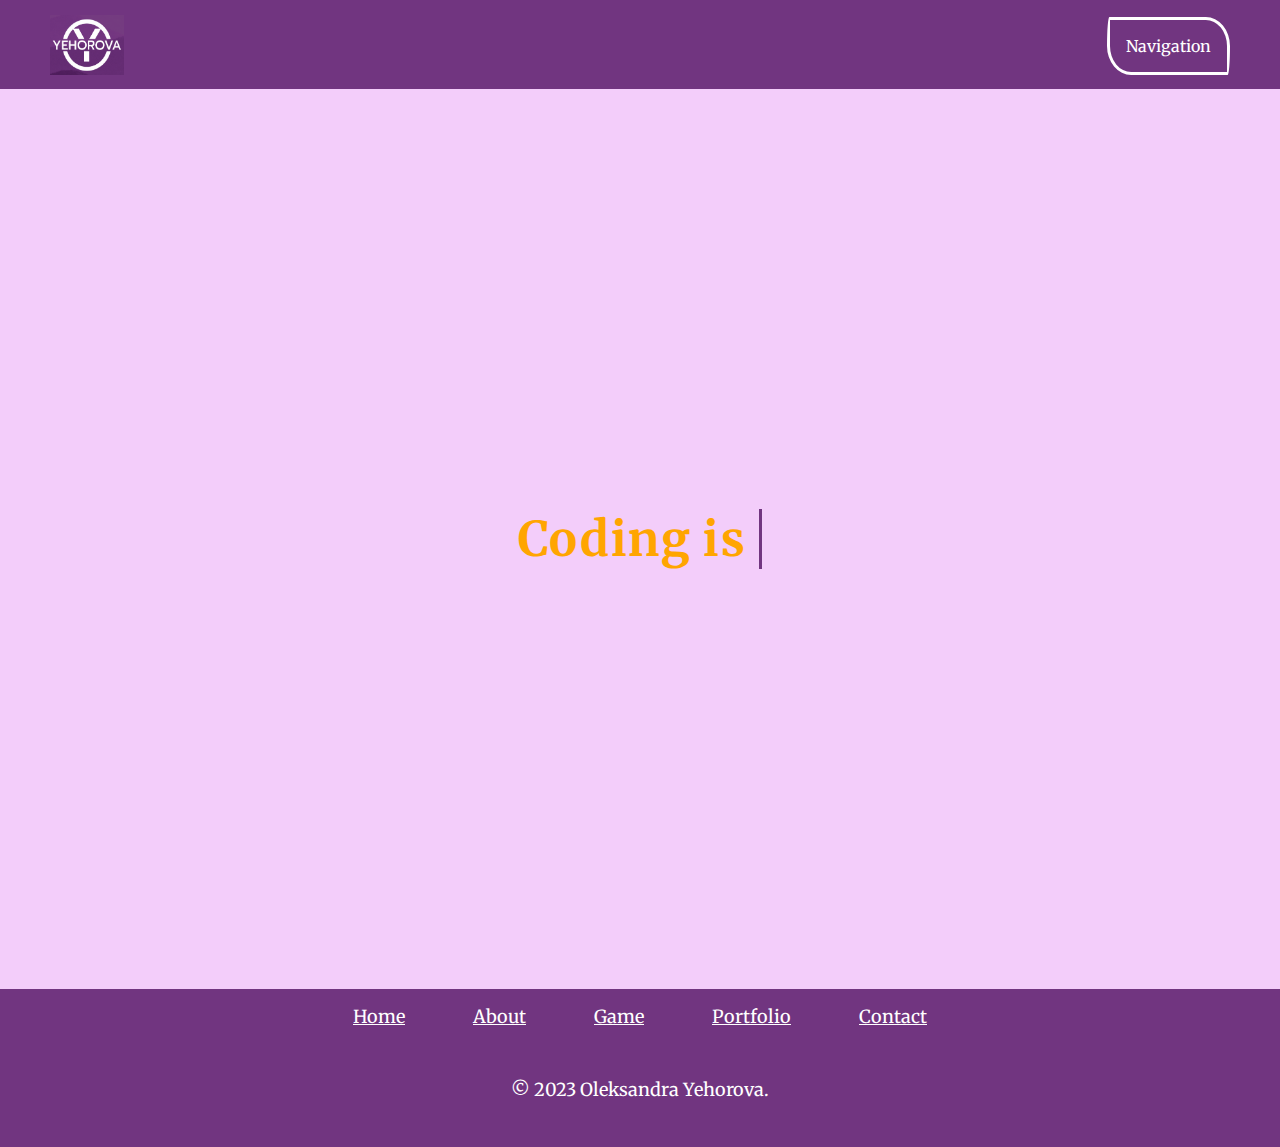
<file: portfolio.html>
<!DOCTYPE html>
<html lang="en">


<head>
    <meta charset="UTF-8">
    <meta name="viewport" content="width=device-width, initial-scale=1.0">
    <title>Yehorova Aleksandra portfolio site</title>
    <link rel="preconnect" href="https://fonts.googleapis.com">
<link rel="preconnect" href="https://fonts.gstatic.com" crossorigin>
<link href="https://fonts.googleapis.com/css2?family=Chakra+Petch&family=Merriweather&display=swap" rel="stylesheet">
    <link href="css/portfolio.css" rel="stylesheet">
</head>

<body>

    <nav>
        <a href="index.html">
      <img src="img/logo1.png" alt="Yehorova logo" class="logo">
    </a>
    <div class="dropdown">
      <button class="dropbtn">Navigation</button>
          <div class="dropdown-content">
            <a href="index.html">Home</a>
            <a href="about.html">About</a>
            <a href="game.html">Game</a>
            <a href="portfolio.html">Portfolio</a>
            <a href="contact.html">Contact</a>
          </div>
        </div>
      </nav>
    
      <div class="container1">
        <p>Coding is <span class="typed-text"></span><span class="cursor">&nbsp;</span></p>
      </div>
    

    <!-- Footer -->
    <footer class="footer">
        <div class="container">
            <div class="footer-nav">
                <ul>
                    <li><a href="index.html">Home</a></li>
                    <li><a href="about.html">About</a></li>
                    <li><a href="game.html">Game</a></li>
                    <li><a href="portfolio.html">Portfolio</a></li>
                    <li><a href="contact.html">Contact</a></li>
                </ul>
                <p class="copyright">
                    © 2023 Oleksandra Yehorova.
                </p>
            </div>
        </div>
    </footer>
    <script src="js/portfolio.js"></script>
</body>
</html>
</file>
<file: index.css>
body {
    margin: 0;
    font-family: Arial, sans-serif;
    
}

  * {
    font-family: 'Chakra Petch', sans-serif;
font-family: 'Merriweather', serif;
}

/* Define the styles for the navigation bar */
nav {
    background-color: #713580;
  }
  
.dropbtn {
    background-color: #713580;
    color: white;
    padding: 16px;
    font-size: 16px;
    border: solid;
    border-radius: 10px 100px / 120px;
}

.dropdown {
    position: relative;
    display: inline-block;
    float: right; /* Align the dropdown to the right */
    margin-right: 50px; /* Add some margin for spacing */
    margin-top: 17px;
}

.dropdown-content {
    display: none;
    position: absolute;
    background-color: #f1f1f1;
    min-width: 160px;
    box-shadow: 0px 8px 16px 0px rgba(0,0,0,0.2);
    right: 0;
    z-index: 1;
}

.dropdown-content a {
    color: #713580;
    padding: 12px 16px;
    text-decoration: none;
    display: block;
}

.dropdown-content a:hover {background-color: #ddd;}

.dropdown:hover .dropdown-content {display: block;}

.dropdown:hover .dropbtn {background-color: #713580;}
  
  .logo {
    height: 60px;
    margin: 10px 0;
    margin-left: 50px;
    margin-top: 15px;
  }
  


.promo-block {
    background-image: url('img/03.jpg'); 
    background-size: cover;
    background-position: center;
    height: 600px; /* Adjust the height as needed */
    display: flex;
    align-items: flex-start;
    justify-content: flex-start;
    text-align: left;
    color: #fff;
}

.promo-content {
    max-width: 600px;
    padding: 40px;
}

.promo-content h1 {
    font-size: 50px;
    margin-top: 170px;
}

.promo-content p {
    font-size: 24px;
    margin-bottom: 50px;
    margin-top: 50px;
}

/* button */


.custom-btn {
    width: 130px;
    height: 40px;
    color: #fff;
    border-radius: 5px;
    padding: 10px 25px;
    font-family: 'Lato', sans-serif;
    font-weight: 500;
    background: transparent;
    cursor: pointer;
    transition: all 0.3s ease;
    position: relative;
    display: inline-block;
     box-shadow:inset 2px 2px 2px 0px rgba(255,255,255,.5),
     7px 7px 20px 0px rgba(0,0,0,.1),
     4px 4px 5px 0px rgba(0,0,0,.1);
    outline: none;
  }

.btn-12{
    position: relative;
    right: 20px;
    bottom: 20px;
    border:none;
    box-shadow: none;
    width: 130px;
    height: 40px;
    line-height: 42px;
    -webkit-perspective: 230px;
    perspective: 230px;
  }
  .btn-12 span {
    background: #713580;
  background: linear-gradient(0deg, #f3cdfa) 0%, #f3cdfa 100%;
    display: block;
    position: absolute;
    width: 130px;
    height: 40px;
    box-shadow:inset 2px 2px 2px 0px #f3cdfa,
     7px 7px 20px 0px rgba(0,0,0,.1),
     4px 4px 5px 0px rgba(0,0,0,.1);
    border-radius: 5px;
    margin:0;
    text-align: center;
    -webkit-box-sizing: border-box;
    -moz-box-sizing: border-box;
    box-sizing: border-box;
    -webkit-transition: all .3s;
    transition: all .3s;
  }
  .btn-12 span:nth-child(1) {
    box-shadow:
     -7px -7px 20px 0px #f3cdfa,
     -4px -4px 5px 0px #f3cdfa,
     7px 7px 20px 0px #0002,
     4px 4px 5px 0px #0001;
    -webkit-transform: rotateX(90deg);
    -moz-transform: rotateX(90deg);
    transform: rotateX(90deg);
    -webkit-transform-origin: 50% 50% -20px;
    -moz-transform-origin: 50% 50% -20px;
    transform-origin: 50% 50% -20px;
  }
  .btn-12 span:nth-child(2) {
    -webkit-transform: rotateX(0deg);
    -moz-transform: rotateX(0deg);
    transform: rotateX(0deg);
    -webkit-transform-origin: 50% 50% -20px;
    -moz-transform-origin: 50% 50% -20px;
    transform-origin: 50% 50% -20px;
  }
  .btn-12:hover span:nth-child(1) {
    box-shadow:inset 2px 2px 2px 0px #f3cdfa,
     7px 7px 20px 0px rgba(0,0,0,.1),
     4px 4px 5px 0px rgba(0,0,0,.1);
    -webkit-transform: rotateX(0deg);
    -moz-transform: rotateX(0deg);
    transform: rotateX(0deg);
  }
  .btn-12:hover span:nth-child(2) {
    box-shadow:inset 2px 2px 2px 0px #f3cdfa,
     7px 7px 20px 0px rgba(0,0,0,.1),
     4px 4px 5px 0px rgba(0,0,0,.1);
   color: transparent;
    -webkit-transform: rotateX(-90deg);
    -moz-transform: rotateX(-90deg);
    transform: rotateX(-90deg);
  }

.column {
    float: left;
    width: 25%;
    margin-bottom: 100px;
    margin-top: 80px;
    padding: 50px;
    font-size: 15px;
    word-wrap: break-word;
    
}

.row:after {
    content: "";
    display: inline;
    clear: both;
    
}


/* Footer styles */
.footer {
    background-color: #713580;
    padding: 1rem;
    text-align: center;
    font-size: 18px;
}

.footer-nav ul {
    list-style: none;
    padding: 0;
}

.footer-nav li {
    display: inline-block;
    margin-right: 4rem;
}

.footer-nav li:last-child {
    margin-right: 0;
}
.footer-nav a {
    color: #fff;
    text-decoration: underline;
}

.footer-nav a:hover {
    text-decoration: underline;
}

.copyright {
  margin-top: 50px;
  margin-bottom: 30px;
    color: #fff;
}






/* Mobile styles */
@media (max-width: 768px) {
    nav {
        height: auto;
        position: static; /* Change this to "static" */
        flex-direction: column;
        align-items: center;
    }

    img.logo {
        height: 60px;
    margin: 10px 0;
    margin-left: 50px;
    margin-top: 15px;
    }

    nav .links {
        margin: 20px 0;
        display: flex; /* Add this line to display the links */
        flex-direction: column; /* Change this to "column" */
        align-items: center; /* Add this line to center align the links */
    }

    /* ... */
}

/* Update the mobile styles */
@media (max-width: 768px) {
    /* ... */

    .promo-content h1 {
        font-size: 40px;
        margin-top: 50px;
    }

    .promo-content p {
        font-size: 20px;
        margin-bottom: 30px;
        margin-top: 30px;
    }
}

@media (max-width: 820px) {
    .column {
        width: auto; /* Make columns take full width on small screens */
        margin-bottom: 40px; /* Adjust margin for spacing */
        padding: 20px;
        font-size: 14px;
    }
}

/* Media query for screens up to 480px (typical mobile devices) */
@media (max-width: 480px) {
    .column {
        margin-top: 40px; /* Adjust top margin for spacing */
        margin-bottom: 20px; /* Further reduce bottom margin */
        padding: 15px;
        font-size: 12px; /* Adjust font size for smaller screens */
    }
}

/* Update the mobile styles */
@media (max-width: 768px) {
    /* ... */

    .footer-nav li {
        margin-right: 1rem; /* Adjust spacing */
    }
}

@media (max-width: 480px) {
    .footer-nav li {
        margin-right: auto;
        padding: 3px;
    }
}

@media (max-width: 768px){
.dropdown {
    margin-right: 0;
    text-align: right;
    margin-right: 50px;
    margin-top: 17px;
}
}
</file>
<file: gameing/game2/index.css>
body {
    text-align:center;
    font-family: helvetica;
    color: #713580;
  }
  canvas {
    border: 2px solid #713580;
  }
</file>
